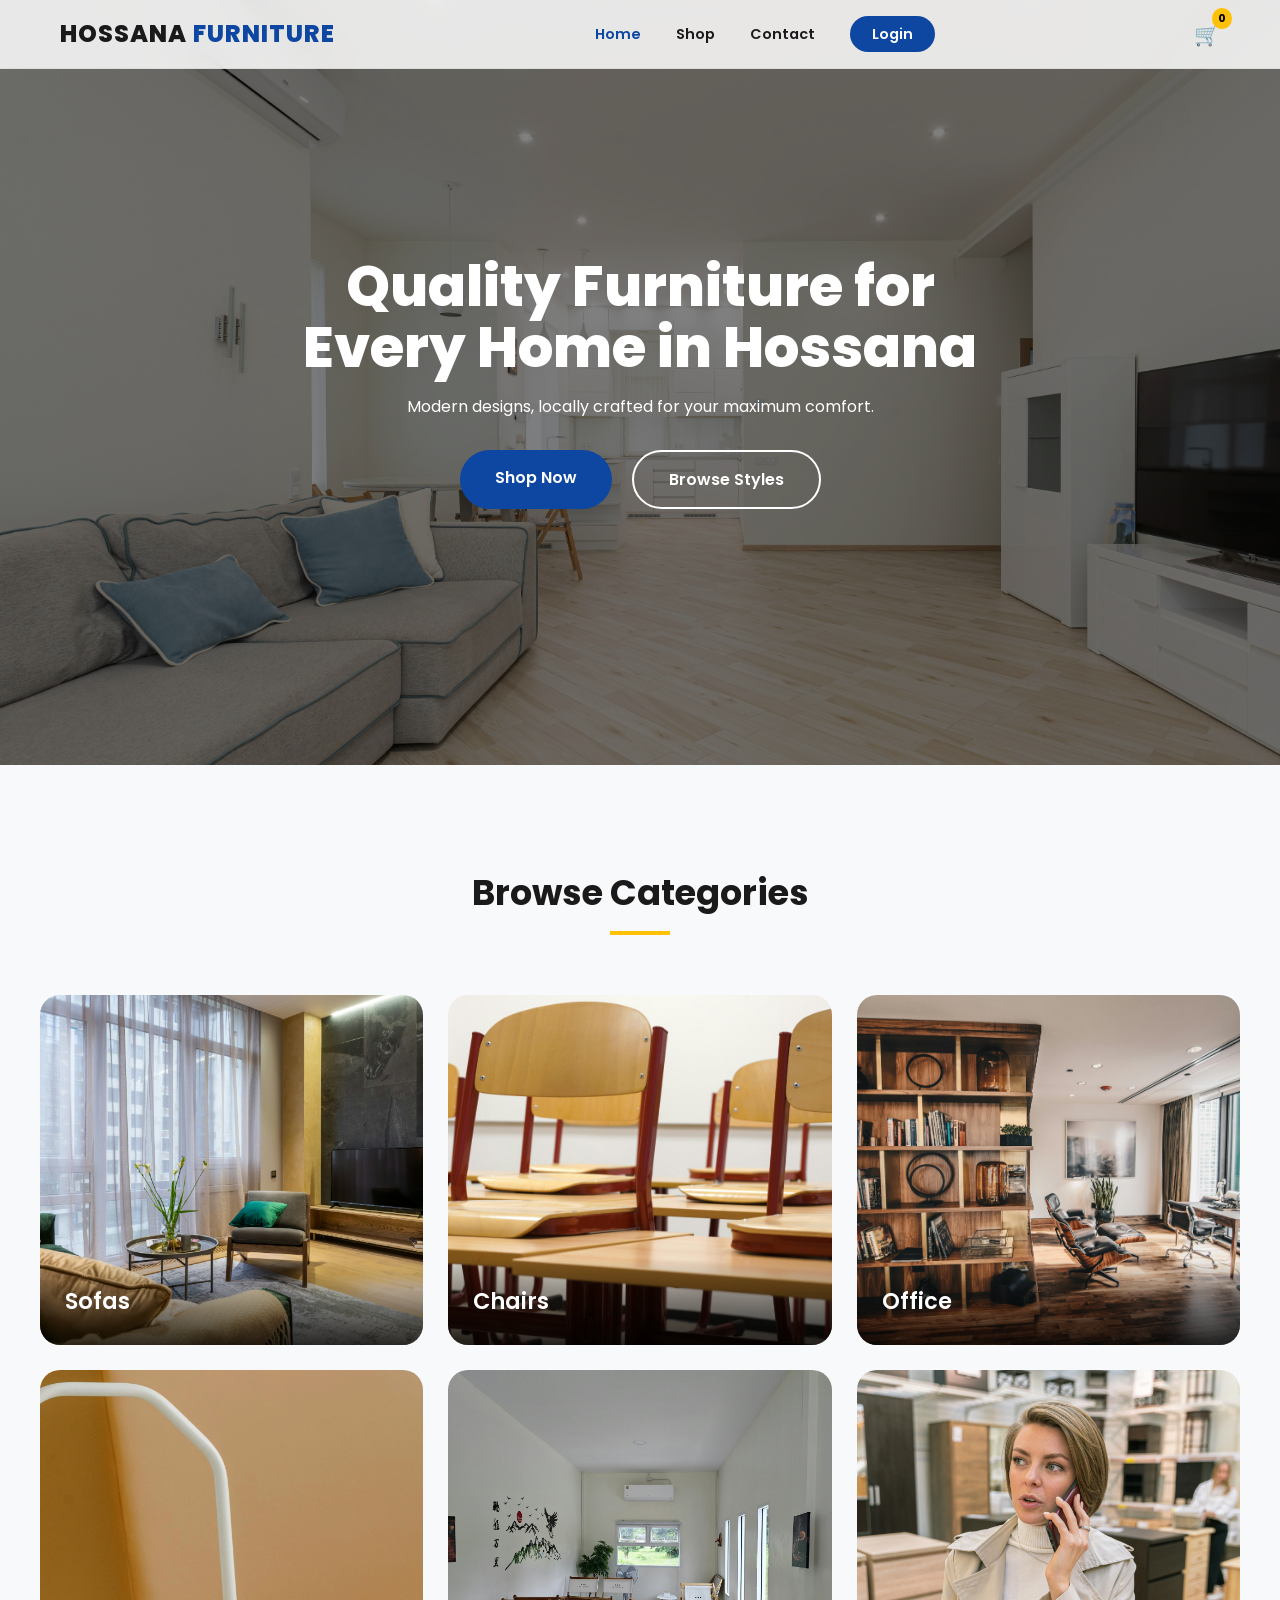
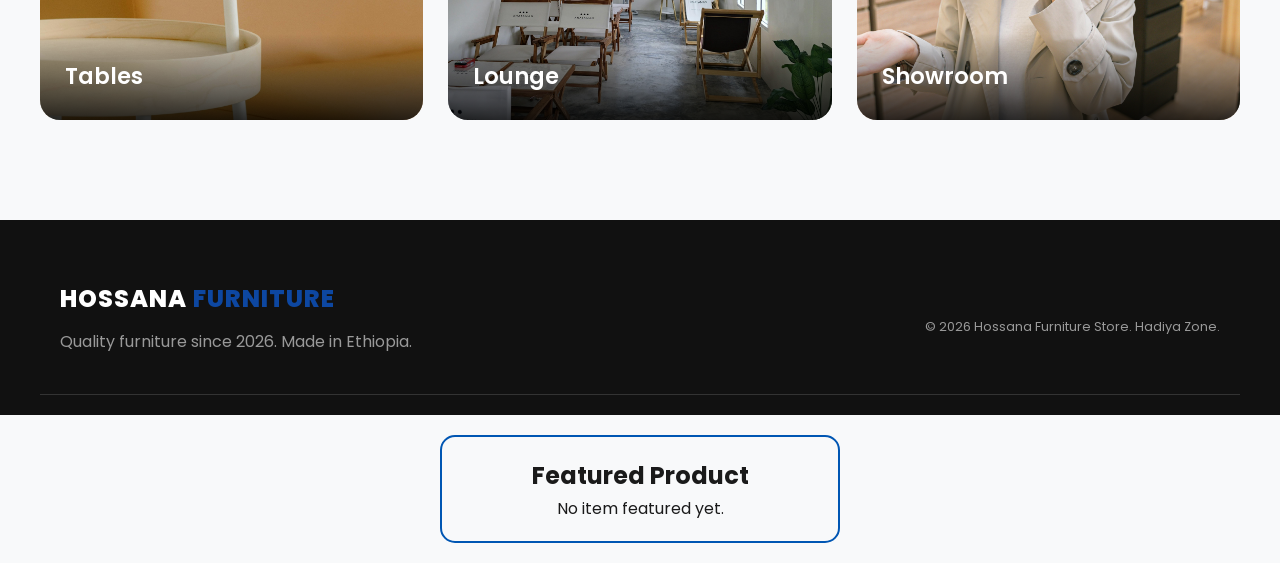
<file: index.html>
<!DOCTYPE html>
<html lang="en">
<head>
    <meta charset="UTF-8">
    <meta name="viewport" content="width=device-width, initial-scale=1.0">
    <title>Hossana Furniture | Quality for Every Home</title>
    <link href="https://fonts.googleapis.com/css2?family=Poppins:wght@300;400;600;800&display=swap" rel="stylesheet">
    <link rel="stylesheet" href="css/index.css">
</head>
<body>

    <nav class="navbar">
        <div class="container nav-flex">
            <div class="logo">Hossana <span>Furniture</span></div>
            <ul class="nav-links">
                <li><a href="index.html" class="active">Home</a></li>
                <li><a href="shop.html">Shop</a></li>
                <li><a href="contact.html">Contact</a></li>
                <li><a href="login.html" class="nav-login">Login</a></li>
            </ul>
            <div class="nav-right">
                <div class="cart-icon" onclick="toggleCart()">
                    <span class="icon">🛒</span>
                    <span id="cart-count">0</span>
                </div>
            </div>
        </div>
    </nav>

    <header class="hero">
        <div class="hero-overlay"></div>
        <div class="hero-content">
            <h1>Quality Furniture for Every Home in Hossana</h1>
            <p>Modern designs, locally crafted for your maximum comfort.</p>
            <div class="hero-btns">
                <a href="shop.html" class="btn-primary">Shop Now</a>
                <a href="#categories" class="btn-outline">Browse Styles</a>
            </div>
        </div>
    </header>

    <section id="categories" class="categories container">
        <div class="section-title">
            <h2>Browse Categories</h2>
            <div class="underline"></div>
        </div>
        
        <div class="category-grid">
            <div class="cat-card" style="background-image: url('image/fike19.jpg');">
                <div class="cat-overlay">
                    <button class="quick-add" onclick="addToCart('Sofa', '18500')">＋ Add to Cart</button>
                </div>
                <div class="cat-label">Sofas</div>
            </div>

            <div class="cat-card" style="background-image: url('image/fike12.jpg');">
                <div class="cat-overlay">
                    <button class="quick-add" onclick="addToCart('Chair', '4500')">＋ Add to Cart</button>
                </div>
                
                <div class="cat-label">Chairs</div>
            </div>

            <div class="cat-card" style="background-image: url('image/fike13.jpg');">
                <div class="cat-overlay">
                    <button class="quick-add" onclick="addToCart('Office Desk', '12000')">＋ Add to Cart</button>
                </div>
                <div class="cat-label">Office</div>
            </div>

            <div class="cat-card" style="background-image: url('image/fike14.jpg');">
                <div class="cat-overlay">
                    <button class="quick-add" onclick="addToCart('Dining Table', '9500')">＋ Add to Cart</button>
                </div>
                <div class="cat-label">Tables</div>
            </div>

            <div class="cat-card" style="background-image: url('image/fike16.jpg');">
                <div class="cat-overlay">
                    <button class="quick-add" onclick="addToCart('Lounge Chair', '7200')">＋ Add to Cart</button>
                </div>
                <div class="cat-label">Lounge</div>
            </div>

            <div class="cat-card" style="background-image: url('image/fike17.jpg');">
                <div class="cat-overlay">
                    <button class="quick-add" onclick="addToCart('Showroom Piece', '15000')">＋ Add to Cart</button>
                </div>
                <div class="cat-label">Showroom</div>
            </div>
        </div>
    </section>

    <footer>
        <div class="container footer-content">
            <div class="footer-info">
                <div class="logo">Hossana <span>Furniture</span></div>
                <p>Quality furniture since 2026. Made in Ethiopia.</p>
            </div>
            <p class="copyright">&copy; 2026 Hossana Furniture Store. Hadiya Zone.</p>
        </div>
    </footer>


    <div id="promo-display" style="padding: 20px; border: 2px solid #0056b3; border-radius: 15px; text-align: center; max-width: 400px; margin: 20px auto;">
    <h2>Featured Product</h2>
    <div id="feat-content">
        <p>No item featured yet.</p>
    </div>
</div>

<script>
    function loadPromotion() {
        const img = localStorage.getItem('feat_img');
        const name = localStorage.getItem('feat_name');
        const price = localStorage.getItem('feat_price');

        if(img) {
            document.getElementById('feat-content').innerHTML = `
                <img src="${img}" style="width: 100%; border-radius: 10px;">
                <h3>${name}</h3>
                <p style="color: #d4af37; font-weight: bold;">${price} ETB</p>
            `;
        }
    }
    window.onload = loadPromotion;
</script>
    <script src="js/index.js"></script>
</body>
</html>
</file>
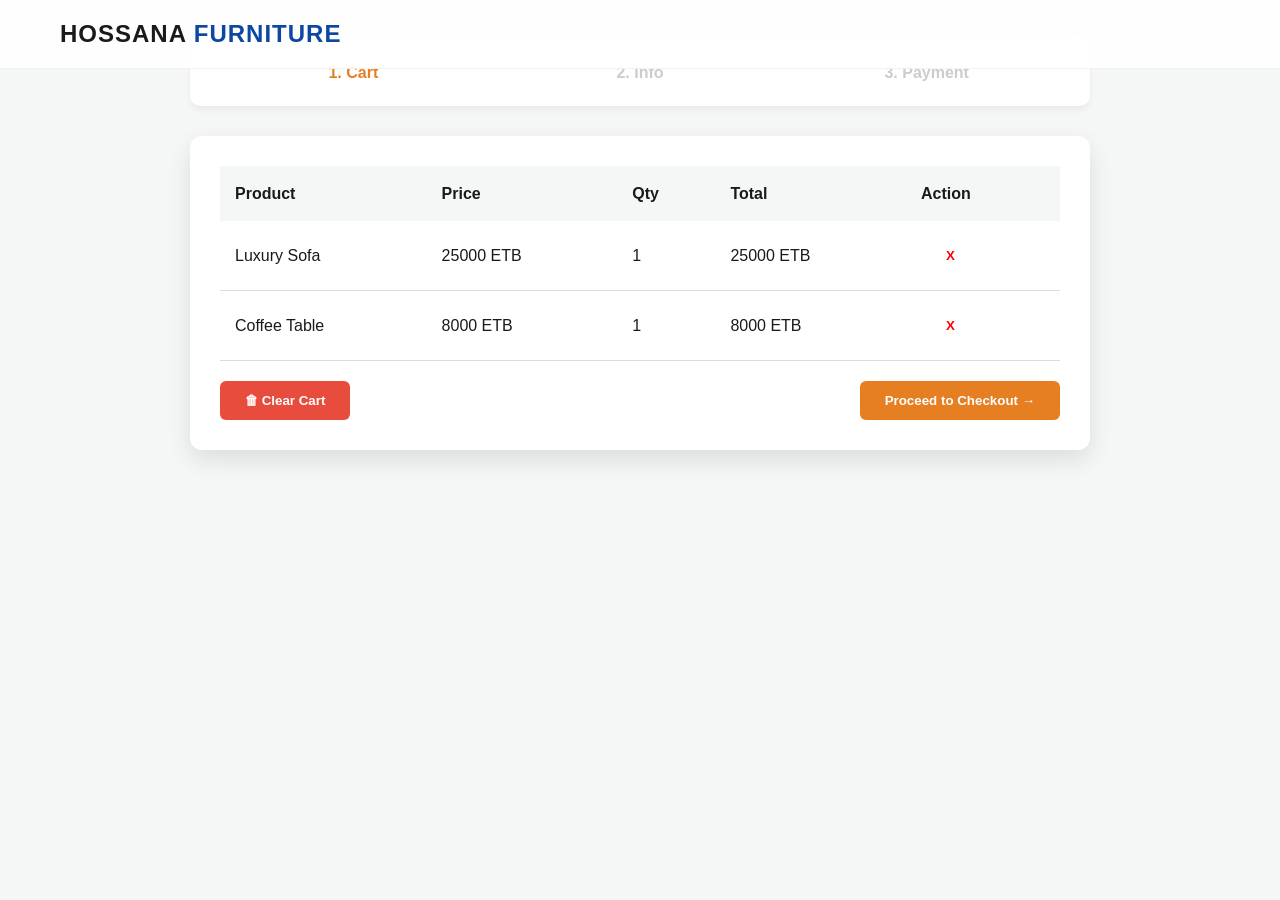
<file: cart.html>
<!DOCTYPE html>
<html lang="en">
<head>
    <meta charset="UTF-8">
    <meta name="viewport" content="width=device-width, initial-scale=1.0">
    <title>Checkout | Hossana Furniture</title>
    <link rel="stylesheet" href="css/index.css">
    <link rel="stylesheet" href="css/cart.css">
</head>
<body>

    <nav class="navbar">
        <div class="container nav-flex">
            <div class="logo">Hossana <span>Furniture</span></div>
        </div>
    </nav>

    <main class="container checkout-wrapper">
        <div class="step-progress">
            <div class="step active" id="step1">1. Cart</div>
            <div class="step" id="step2">2. Info</div>
            <div class="step" id="step3">3. Payment</div>
        </div>

        <section id="cart-section" class="checkout-step">
            <div class="cart-card">
                <table class="cart-table">
                    <thead>
                        <tr>
                            <th>Product</th>
                            <th>Price</th>
                            <th>Qty</th>
                            <th>Total</th>
                            <th>Action</th>
                        </tr>
                    </thead>
                    <tbody id="cart-table-body"></tbody>
                </table>
                <div class="cart-actions">
                    <button class="btn-clear" onclick="clearCart()">🗑 Clear Cart</button>
                    <button class="btn-next" onclick="showSection('info-section')">Proceed to Checkout →</button>
                </div>
            </div>
        </section>

        <section id="info-section" class="checkout-step" style="display:none;">
            <div class="form-card">
                <h2>Shipping Information</h2>
                <div class="form-grid">
                    <input type="text" id="cust-name" placeholder="Full Name" required>
                    <input type="tel" id="cust-phone" placeholder="Phone Number (+251...)" required>
                    <input type="text">
                    <input type="text" id="cust-address" placeholder="Specific Area (e.g., Near Stadium)" required>
                </div>
                <div class="cart-actions">
                    <button class="btn-back" onclick="showSection('cart-section')">Back</button>
                    <button class="btn-next" onclick="showSection('payment-section')">Next: Payment</button>
                </div>
            </div>
        </section>

        <section id="payment-section" class="checkout-step" style="display:none;">
            <div class="form-card">
                <h2>Select Payment Method</h2>
                <div class="payment-options">
                    <label class="pay-option">
                        <input type="radio" name="payment" value="Cash on Delivery" checked>
                        <span>💵 Cash on Delivery</span>
                    </label>
                    <label class="pay-option">
                        <input type="radio" name="payment" value="Telebirr">
                        <span>📱 Telebirr</span>
                    </label>
                    <label class="pay-option">
                        <input type="radio" name="payment" value="CBE Birr">
                        <span>🏦 CBE Birr</span>
                    </label>
                </div>
                
                <div class="upload-area">
                    <p>Upload Payment Screenshot (For Telebirr/CBE):</p>
                    <input type="file" id="payment-screenshot" accept="image/*">
                </div>

                <div class="cart-actions">
                    <button class="btn-back" onclick="showSection('info-section')">Back</button>
                    <button class="btn-order" onclick="placeOrder()">Place Order & View Details</button>
                </div>
            </div>
        </section>

        <div id="success-modal" class="modal" style="display:none;">
            <div class="modal-content">
                <div class="success-icon">✅</div>
                <h2>Order Successful!</h2>
                <p>Thank you for shopping with Hossana Furniture.</p>
                <div id="order-summary-details" class="final-details"></div>
                <button onclick="window.location.href='index.html'" class="btn-next">Back to Home</button>
            </div>
        </div>
    </main>

    <script src="js/cart.js"></script>
</body>
</html>
</file>
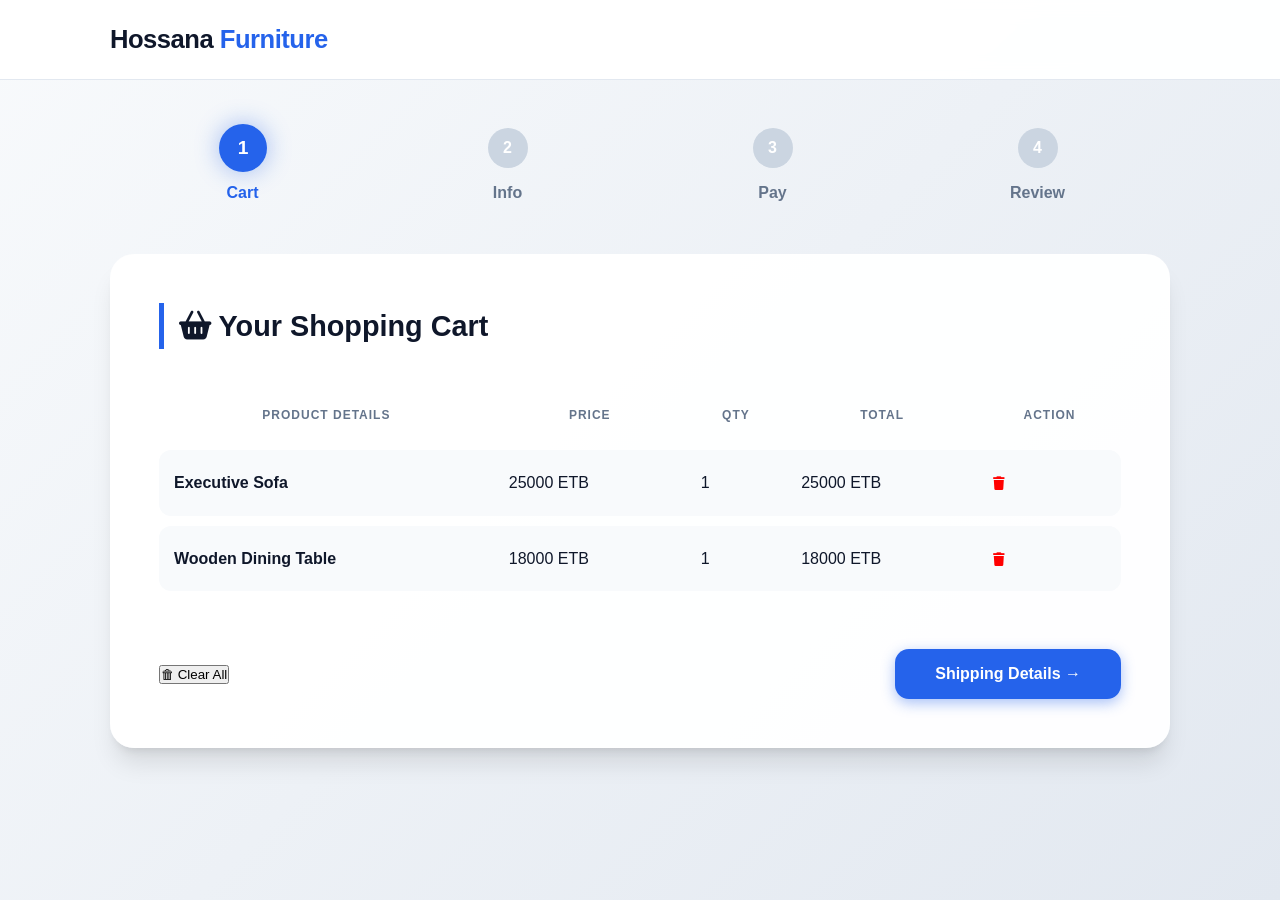
<file: checkout.html>
<!DOCTYPE html>
<html lang="en">
<head>
    <meta charset="UTF-8">
    <meta name="viewport" content="width=device-width, initial-scale=1.0">
    <title>Checkout | Hossana Furniture</title>
    <link rel="stylesheet" href="css/chackout.css">
    <link rel="stylesheet" href="https://cdnjs.cloudflare.com/ajax/libs/font-awesome/6.0.0/css/all.min.css">
</head>
<body>

    <nav class="navbar">
        <div class="container nav-flex">
            <div class="logo">Hossana <span>Furniture</span></div>
        </div>
    </nav>

    <main class="container checkout-wrapper">
        <div class="step-progress">
            <div class="step active" id="st1"><span>1</span> Cart</div>
            <div class="step" id="st2"><span>2</span> Info</div>
            <div class="step" id="st3"><span>3</span> Pay</div>
            <div class="step" id="st4"><span>4</span> Review</div>
        </div>

        <section id="cart-section" class="checkout-step">
            <div class="glass-card">
                <h2 class="section-title"><i class="fas fa-shopping-basket"></i> Your Shopping Cart</h2>
                <div class="table-responsive">
                    <table class="cart-table">
                        <thead>
                            <tr>
                                <th>Product Details</th>
                                <th>Price</th>
                                <th>Qty</th>
                                <th>Total</th>
                                <th>Action</th>
                            </tr>
                        </thead>
                        <tbody id="cart-table-body">
                            </tbody>
                    </table>
                </div>
                <div class="cart-actions">
                    <button class="btn-clear" onclick="clearCart()">🗑 Clear All</button>
                    <button class="btn-primary" onclick="showSection('info-section')">Shipping Details →</button>
                </div>
            </div>
        </section>

        <section id="info-section" class="checkout-step" style="display:none;">
            <div class="glass-card">
                <h2 class="section-title"><i class="fas fa-map-marker-alt"></i> Shipping Address</h2>
                <div class="form-grid">
                    <div class="input-group full">
                        <label>Full Name</label>
                        <input type="text" id="cust-name" placeholder="John Doe">
                    </div>
                    <div class="input-group">
                        <label>Phone Number</label>
                        <input type="tel" id="cust-phone" placeholder="+251 9...">
                    </div>
                    <div class="input-group">
                        <label>Select Region</label>
                        <select id="cust-region">
                            <option value="Addis Ababa">Amahara</option>
                            <option value="Central Ethiopia">Central Ethiopia</option>
                            <option value="Amhara">South western</option>
                            <option value="Oromia">Oromia</option>
                            <option value="Harari">Harari</option>
                            <option value="Harari">Harari</option>
                            <option value="Harari">Harari</option>
                            <option value="Harari">Harari</option>
                        </select>
                    </div>
                    <div class="input-group">
                        <label>City</label>
                        <input type="text" id="cust-city" placeholder="e.g. Hossana">
                    </div>
                    <div class="input-group">
                        <label>House No.</label>
                        <input type="text" id="cust-hno" placeholder="e.g. 102">
                    </div>
                    <div class="input-group full">
                        <label>Specific Address / Landmark</label>
                        <input type="text" id="cust-address" placeholder="Near the main Square">
                    </div>
                </div>
                <div class="cart-actions">
                    <button class="btn-secondary" onclick="showSection('cart-section')">Back</button>
                    <button class="btn-primary" onclick="showSection('payment-section')">Payment Method →</button>
                </div>
            </div>
        </section>

        <section id="payment-section" class="checkout-step" style="display:none;">
    <div class="glass-card">
        <h2 class="section-title"><i class="fas fa-wallet"></i> Payment Method</h2>
        <div class="payment-grid">
            
            <label class="pay-card">
                <input type="radio" name="payment" value="Cash on Delivery" checked>
                <div class="pay-content">
                    <i class="fas fa-hand-holding-dollar"></i>
                    <span>Cash on Delivery</span>
                    <div class="check-badge"><i class="fas fa-check"></i></div>
                </div>
            </label>

            <label class="pay-card">
                <input type="radio" name="payment" value="Telebirr">
                <div class="pay-content">
                    <i class="fas fa-mobile-screen"></i>
                    <span>Telebirr</span>
                    <div class="check-badge"><i class="fas fa-check"></i></div>
                </div>
            </label>

            <label class="pay-card">
                <input type="radio" name="payment" value="CBE Birr">
                <div class="pay-content">
                    <i class="fas fa-building-columns"></i>
                    <span>CBE Birr</span>
                    <div class="check-badge"><i class="fas fa-check"></i></div>
                </div>
            </label>
        </div>
        
        <div class="cart-actions">
            <button class="btn-secondary" onclick="showSection('info-section')">Back</button>
            <button class="btn-primary" onclick="showSection('review-section')">Final Review →</button>
        </div>
    </div>
</section>

        <section id="review-section" class="checkout-step" style="display:none;">
            <div class="glass-card">
                <h2 class="section-title"><i class="fas fa-check-double"></i> Order Confirmation</h2>
                <div class="review-layout">
                    <div class="rev-col">
                        <div class="info-box">
                            <h4>Customer</h4>
                            <p id="rev-name">--</p>
                            <p id="rev-phone">--</p>
                        </div>
                        <div class="info-box">
                            <h4>Shipping To</h4>
                            <p id="rev-location">--</p>
                            <p id="rev-addr">--</p>
                        </div>
                        <div class="info-box">
                            <h4>Payment Method</h4>
                            <p id="rev-pay">--</p>
                        </div>
                    </div>
                    <div class="rev-col order-summary">
                        <h4 class="sum-title">Summary</h4>
                        <div id="rev-items"></div>
                        <div class="total-row">
                            <span>Total Payable:</span>
                            <span id="rev-total">0 ETB</span>
                        </div>
                    </div>
                </div>
                <div class="cart-actions">
                    <button class="btn-secondary" onclick="showSection('payment-section')">Edit Payment</button>
                    <button class="btn-order" onclick="placeOrder()">Confirm & Place Order</button>
                </div>
            </div>
        </section>

        <div id="success-modal" class="modal" style="display:none;">
            <div class="modal-content">
                <div class="success-header">
                    <div class="check-anim"><i class="fas fa-circle-check"></i></div>
                    <h2>Order Successful!</h2>
                    <p>Transaction ID: #HF-<span id="final-order-id"></span></p>
                </div>
                <div id="final-receipt" class="receipt-body"></div>
                <div class="modal-footer">
                    <button onclick="window.print()" class="btn-print"><i class="fas fa-print"></i> Print Receipt</button>
                    <button onclick="window.location.href='index.html'" class="btn-primary">Back to Home</button>
                </div>
            </div>
        </div>
    </main>

    <script src="js/checkout.js"></script>
</body>
</html>
</file>
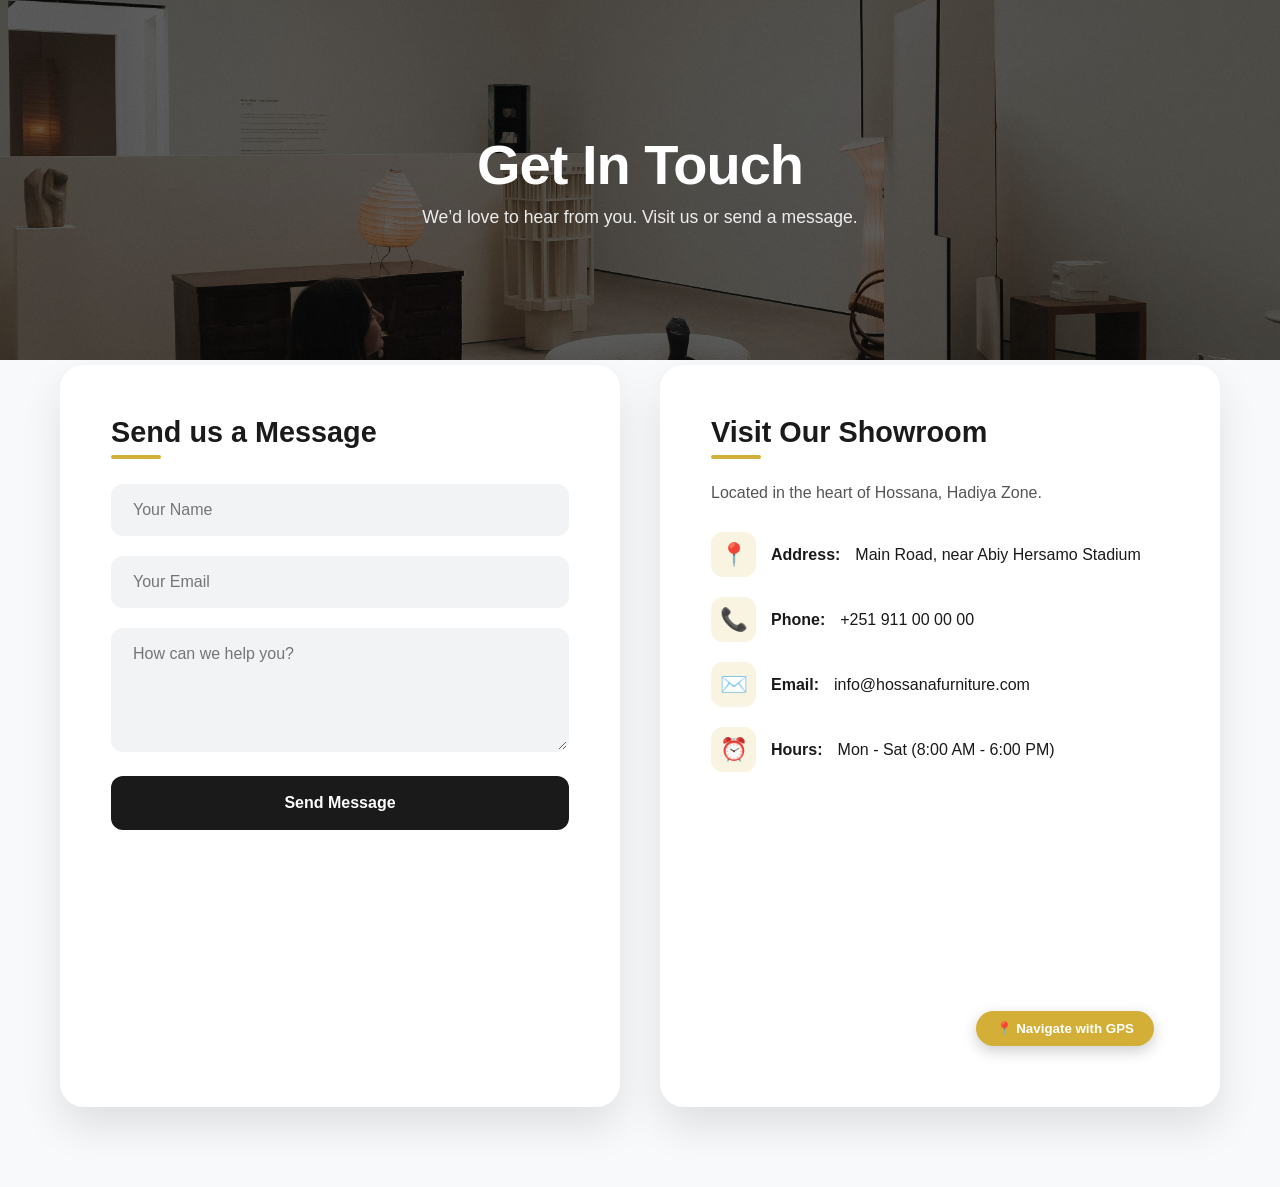
<file: contact.html>
<!DOCTYPE html>
<html lang="en">
<head>
    <meta charset="UTF-8">
    <meta name="viewport" content="width=device-width, initial-scale=1.0">
    <title>Contact Us | Hossana Furniture</title>
    
    <link rel="stylesheet" href="css/contact.css">
</head>
<body>

    <header class="contact-hero">
        <div class="hero-content">
            <h1>Get In Touch</h1>
            <p>We’d love to hear from you. Visit us or send a message.</p>
        </div>
    </header>

    <main class="container">
        <section class="contact-grid">
            
            <div class="contact-form-side">
                <div class="info-card">
                    <h2>Send us a Message</h2>
                    <form id="contactForm" onsubmit="handleContact(event)">
                        <div class="input-group">
                            <input type="text" id="name" placeholder="Your Name" required>
                        </div>
                        <div class="input-group">
                            <input type="email" id="email" placeholder="Your Email" required>
                        </div>
                        <div class="input-group">
                            <textarea id="message" rows="5" placeholder="How can we help you?" required></textarea>
                        </div>
                        <button type="submit" class="btn-send">Send Message</button>
                    </form>
                </div>
            </div>

            <div class="contact-info-side">
                <div class="info-card">
                    <h2>Visit Our Showroom</h2>
                    <p class="loc-desc">Located in the heart of Hossana, Hadiya Zone.</p>
                    
                    <ul class="contact-list">
                        <li><span class="icon">📍</span> <strong>Address:</strong> Main Road, near Abiy Hersamo Stadium</li>
                        <li><span class="icon">📞</span> <strong>Phone:</strong> +251 911 00 00 00</li>
                        <li><span class="icon">✉️</span> <strong>Email:</strong> info@hossanafurniture.com</li>
                        <li><span class="icon">⏰</span> <strong>Hours:</strong> Mon - Sat (8:00 AM - 6:00 PM)</li>
                    </ul>

                    <div class="map-box">
                        <iframe 
                            src="https://www.google.com/maps/embed?pb=!1m18!1m12!1m3!1d3957.5!2d37.8!3d7.5!2m3!1f0!2f0!3f0!3m2!1i1024!2i768!4f13.1!3m3!1m2!1s0x0%3A0x0!2zN8KwMzAnMDAuMCJOIDM3wrA0OCcwMC4wIkU!5e0!3m2!1sen!2set!4v1710000000000" 
                            width="100%" height="250" style="border:0; border-radius: 15px;" allowfullscreen="" loading="lazy">
                        </iframe>
                        <button onclick="getLocation()" class="gps-btn">📍 Navigate with GPS</button>
                    </div>
                </div>
            </div>

        </section>
    </main>

    <script src="js/contact.js"></script>
</body>
</html>
</file>
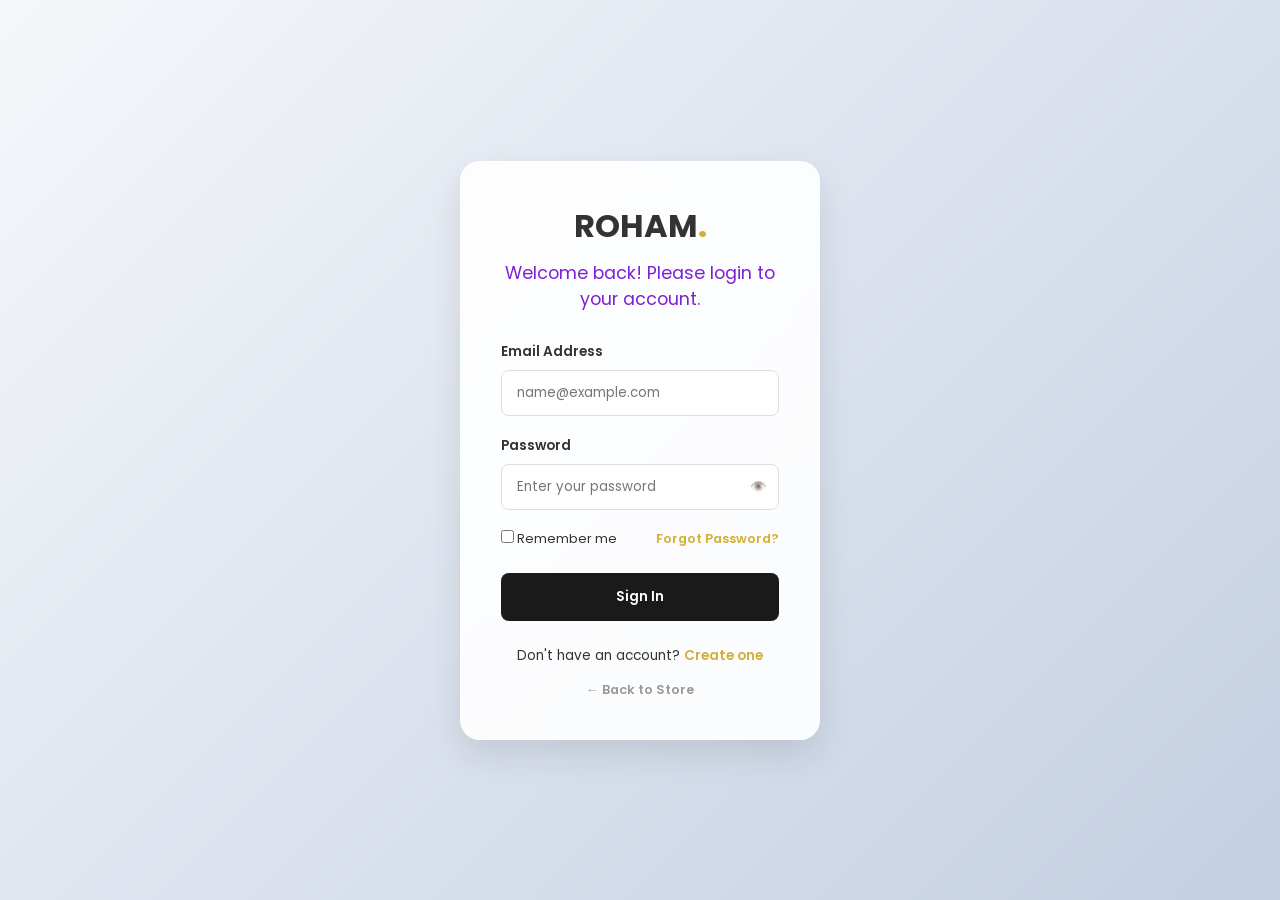
<file: login.html>
<!DOCTYPE html>
<html lang="en">
<head>
    <meta charset="UTF-8">
    <meta name="viewport" content="width=device-width, initial-scale=1.0">
    <title>ROHAM Furniture</title>
    <link rel="stylesheet" href="css/login.css">
    <link href="https://fonts.googleapis.com/css2?family=Poppins:wght@300;400;600&display=swap" rel="stylesheet">
</head>
<body>

    <div class="login-container">
        <div class="login-card">
            <div class="login-header">
                <h1 class="logo">ROHAM<span>.</span></h1>
                <p>Welcome back! Please login to your account.</p>
            </div>

            <form id="loginForm">
                <div class="input-group">
                    <label for="email">Email Address</label>
                    <input type="email" id="email" placeholder="name@example.com" required>
                </div>

                <div class="input-group">
                    <label for="password">Password</label>
                    <div class="password-wrapper">
                        <input type="password" id="password" placeholder="Enter your password" required>
                        <button type="button" id="togglePassword" class="toggle-btn">👁️</button>
                    </div>
                </div>

                <div class="form-options">
                    <label class="remember-me">
                        <input type="checkbox"> Remember me
                    </label>
                    <a href="#" class="forgot-link">Forgot Password?</a>
                </div>

                <button type="submit" class="login-btn">Sign In</button>
            </form>

            <div class="login-footer">
                <p>Don't have an account? <a href="register.html">Create one</a></p>
                <a href="index.html" class="back-home">← Back to Store</a>
            </div>
        </div>
    </div>

    <script src="js/login.js"></script>
</body>
</html>
</file>
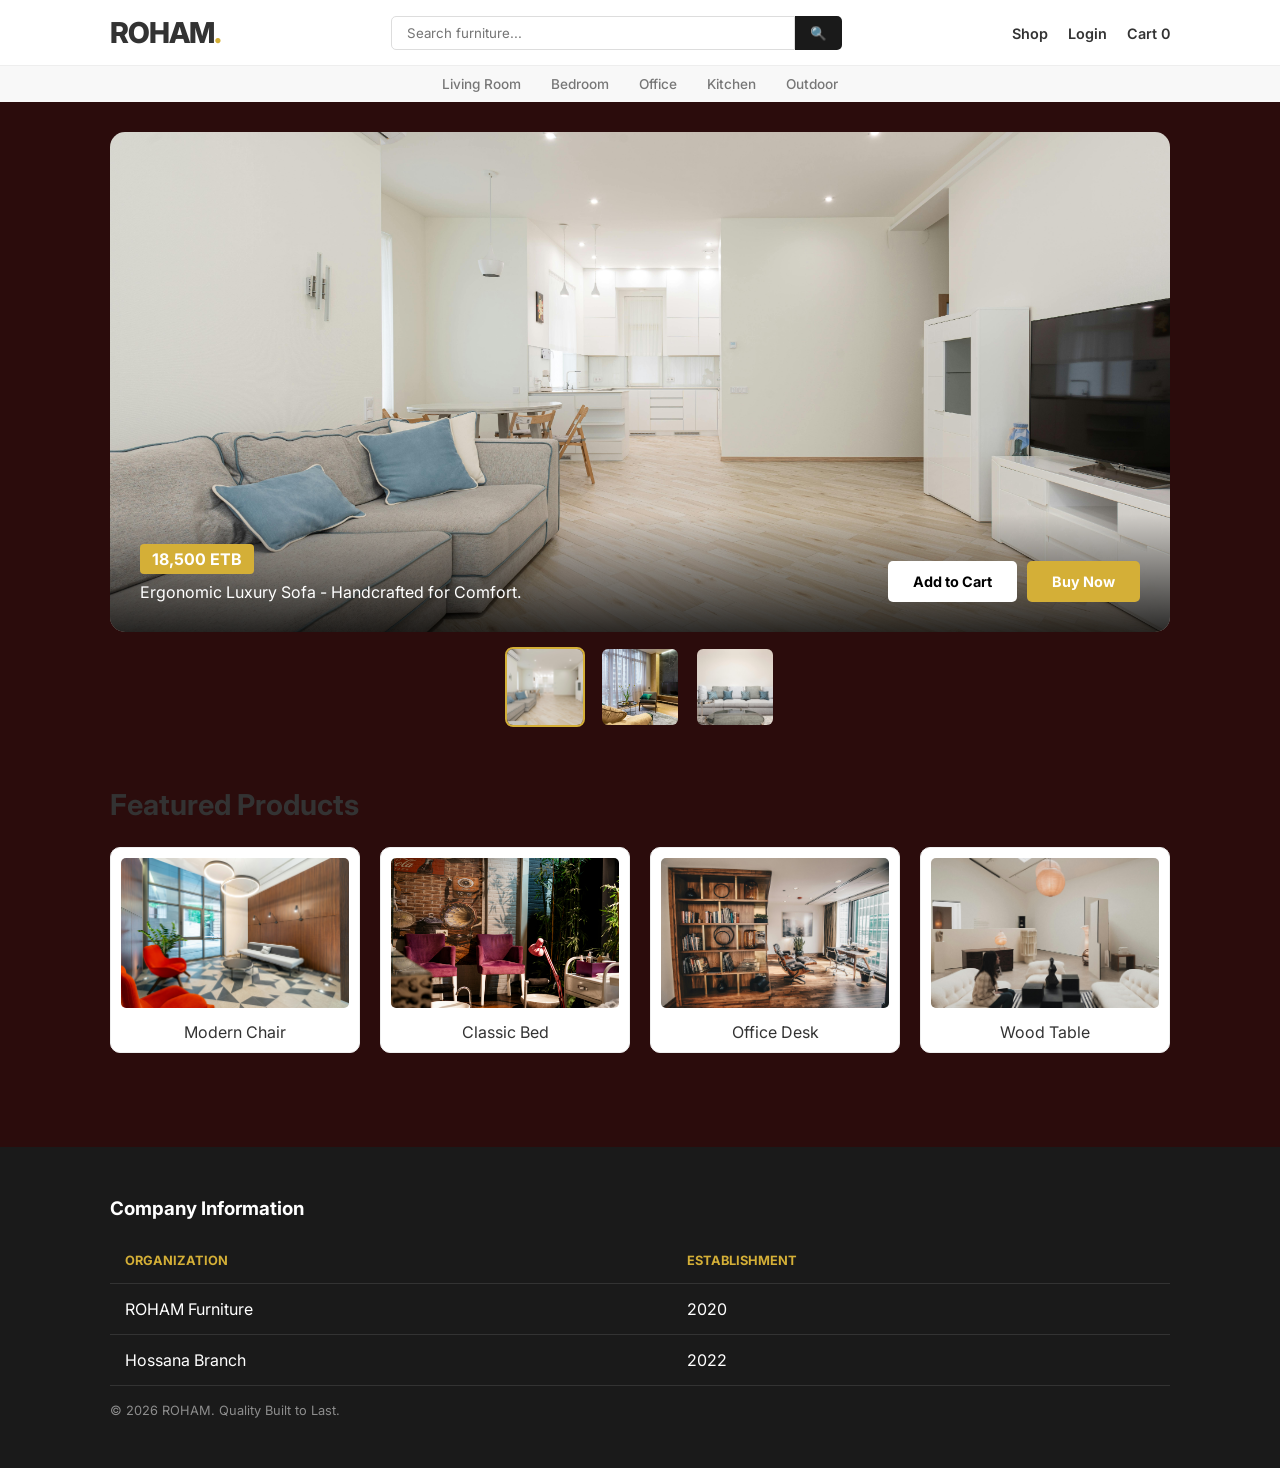
<file: product.html>
<!DOCTYPE html>
<html lang="en">
<head>
    <meta charset="UTF-8">
    <meta name="viewport" content="width=device-width, initial-scale=1.0">
    <title>ROHAM | Premium Furniture</title>
    <link rel="stylesheet" href="css/product.css">
    <link href="https://fonts.googleapis.com/css2?family=Inter:wght@300;400;600;700&display=swap" rel="stylesheet">
</head>
<body>

    <nav class="navbar">
        <div class="container nav-flex">
            <div class="logo">ROHAM<span>.</span></div>
            
            <div class="search-bar">
                <input type="text" placeholder="Search furniture...">
                <button>🔍</button>
            </div>

            <ul class="nav-links">
                <li><a href="shop.html">Shop</a></li>
                <li><a href="login.html">Login</a></li>
                <li class="cart-link">
                    <a href="cart.html">Cart <span id="cart-count">0</span></a>
                </li>
            </ul>
        </div>
    </nav>

    <div class="category-strip">
        <div class="container cat-flex">
            <a href="#">Living Room</a>
            <a href="#">Bedroom</a>
            <a href="#">Office</a>
            <a href="#">Kitchen</a>
            <a href="#">Outdoor</a>
        </div>
    </div>

    <main class="container product-main">
        <div class="product-stage">
            <div class="image-wrapper">
                <img id="mainImage" src="image/fike18.jpg" alt="Featured Product">
                
                <div class="image-overlay">
                    <div class="overlay-details">
                        <span class="price-tag">18,500 ETB</span>
                        <p class="img-desc">Ergonomic Luxury Sofa - Handcrafted for Comfort.</p>
                    </div>
                    <div class="overlay-btns">
                        <a href="cart.html" class="btn-overlay cart" onclick="addToCart()">Add to Cart</a>
                        <a href="shop.html" class="btn-overlay buy">Buy Now</a>
                    </div>
                </div>
            </div>

            <div class="thumb-strip">
                <img src="image/fike18.jpg" class="thumb active" onclick="updateImg(this)">
                <img src="image/fike19.jpg" class="thumb" onclick="updateImg(this)">
                <img src="image/fike20.jpg" class="thumb" onclick="updateImg(this)">
            </div>
        </div>

        <section class="featured-section">
            <h2>Featured Products</h2>
            <div class="product-grid">
                <div class="prod-card"><img src="image/fike21.jpg"><p>Modern Chair</p></div>
                <div class="prod-card"><img src="image/fike22.jpg"><p>Classic Bed</p></div>
                <div class="prod-card"><img src="image/fike13.jpg"><p>Office Desk</p></div>
                <div class="prod-card"><img src="image/fike15.jpg"><p>Wood Table</p></div>
            </div>
        </section>
    </main>

    <footer class="footer">
        <div class="container">
            <h3>Company Information</h3>
            <table class="footer-table">
                <tr>
                    <th>Organization</th>
                    <th>Establishment</th>
                
                </tr>
                <tr>
                    <td>ROHAM Furniture</td>
                    <td>2020</td>
                
                </tr>
                <tr>
                    <td>Hossana Branch</td>
                    <td>2022</td>
                    
                </tr>
                
            </table>
            <p class="copy">&copy; 2026 ROHAM. Quality Built to Last.</p>
        </div>
    </footer>

    <script src="js/product.js"></script>
</body>
</html>
</file>
<file: css/index.css>
/* --- Variables & Globals --- */
:root {
    --primary: #0d47a1;
    --gold: #ffc107;
    --dark: #1a1a1a;
    --light: #f8f9fa;
    --white: #ffffff;
    --glass: rgba(255, 255, 255, 0.85);
    --transition: all 0.4s cubic-bezier(0.165, 0.84, 0.44, 1);
}

* {
    margin: 0;
    padding: 0;
    box-sizing: border-box;
}

body {
    font-family: 'Poppins', sans-serif;
    line-height: 1.6;
    background-color: var(--light);
    color: var(--dark);
}

.container {
    max-width: 1200px;
    margin: 0 auto;
    padding: 0 20px;
}

/* --- Improved Navbar --- */
.navbar {
    position: fixed;
    width: 100%;
    top: 0;
    z-index: 1000;
    background: var(--glass);
    backdrop-filter: blur(10px);
    border-bottom: 1px solid rgba(0,0,0,0.05);
    padding: 15px 0;
}

.nav-flex {
    display: flex;
    justify-content: space-between;
    align-items: center;
}

.logo {
    font-size: 1.5rem;
    font-weight: 800;
    text-transform: uppercase;
    letter-spacing: 1px;
}

.logo span { color: var(--primary); }

.nav-links {
    display: flex;
    list-style: none;
    gap: 35px;
}

.nav-links a {
    text-decoration: none;
    color: var(--dark);
    font-weight: 600;
    font-size: 0.9rem;
    transition: var(--transition);
}

.nav-links a:hover, .nav-links a.active {
    color: var(--primary);
}

.nav-login {
    background: var(--primary);
    color: white !important;
    padding: 8px 22px;
    border-radius: 50px;
}

.cart-icon {
    font-size: 1.3rem;
    cursor: pointer;
    position: relative;
}

#cart-count {
    position: absolute;
    top: -10px;
    right: -12px;
    background: var(--gold);
    color: #000;
    font-size: 0.7rem;
    font-weight: bold;
    padding: 2px 6px;
    border-radius: 50%;
}

/* --- Hero Section --- */
.hero {
    height: 85vh;
    background: url('../image/fike18.jpg') center/cover no-repeat fixed;
    display: flex;
    align-items: center;
    justify-content: center;
    text-align: center;
    color: white;
    position: relative;
}

.hero-overlay {
    position: absolute;
    inset: 0;
    background: rgba(0,0,0,0.5);
}

.hero-content {
    position: relative;
    z-index: 5;
    max-width: 700px;
}

.hero-content h1 {
    font-size: 3.5rem;
    font-weight: 800;
    margin-bottom: 15px;
    line-height: 1.1;
}

.hero-btns {
    display: flex;
    gap: 20px;
    justify-content: center;
    margin-top: 30px;
}

.btn-primary {
    background: var(--primary);
    color: white;
    padding: 15px 35px;
    border-radius: 50px;
    text-decoration: none;
    font-weight: 600;
    transition: var(--transition);
}

.btn-outline {
    border: 2px solid white;
    color: white;
    padding: 15px 35px;
    border-radius: 50px;
    text-decoration: none;
    font-weight: 600;
    transition: var(--transition);
}

.btn-primary:hover { transform: scale(1.05); background: #0a3d8d; }
.btn-outline:hover { background: white; color: var(--dark); }

/* --- Categories Grid --- */
.categories { padding: 100px 0; }
.section-title { text-align: center; margin-bottom: 60px; }
.section-title h2 { font-size: 2.2rem; margin-bottom: 10px; }
.underline { width: 60px; height: 4px; background: var(--gold); margin: 0 auto; }

.category-grid {
    display: grid;
    grid-template-columns: repeat(auto-fit, minmax(300px, 1fr));
    gap: 25px;
}

.cat-card {
    height: 350px;
    border-radius: 20px;
    background-size: cover;
    background-position: center;
    position: relative;
    overflow: hidden;
    transition: var(--transition);
    cursor: pointer;
}

.cat-overlay {
    position: absolute;
    inset: 0;
    background: rgba(13, 71, 161, 0.4);
    display: flex;
    align-items: center;
    justify-content: center;
    opacity: 0;
    transition: var(--transition);
}

.cat-card:hover .cat-overlay { opacity: 1; }

.quick-add {
    background: white;
    border: none;
    padding: 12px 25px;
    border-radius: 50px;
    font-weight: bold;
    color: var(--primary);
    cursor: pointer;
    transform: translateY(20px);
    transition: 0.4s;
}

.cat-card:hover .quick-add { transform: translateY(0); }

.cat-label {
    position: absolute;
    bottom: 0;
    width: 100%;
    padding: 25px;
    background: linear-gradient(transparent, rgba(0,0,0,0.8));
    color: white;
    font-size: 1.4rem;
    font-weight: 600;
}

/* --- Footer --- */
footer {
    background: #111;
    color: #999;
    padding: 60px 0 20px;
}

.footer-content {
    display: flex;
    justify-content: space-between;
    align-items: center;
    border-bottom: 1px solid #333;
    padding-bottom: 40px;
}

.footer-info .logo { color: white; margin-bottom: 10px; }
.copyright { margin-top: 20px; font-size: 0.8rem; text-align: center; }

/* Responsive */
@media (max-width: 768px) {
    .nav-links { display: none; }
    .hero-content h1 { font-size: 2.2rem; }
    .category-grid { grid-template-columns: 1fr; }
}
</file>
<file: css/cart.css>
/* General Checkout Styling */
:root {
    --primary-color: #2c3e50;
    --accent-color: #e67e22;
    --bg-color: #f4f7f6;
    --white: #ffffff;
    --border-color: #ddd;
}

body {
    background-color: var(--bg-color);
    font-family: 'Poppins', sans-serif;
}

.checkout-wrapper {
    padding: 40px 0;
    max-width: 900px;
}

/* Progress Steps */
.step-progress {
    display: flex;
    justify-content: space-between;
    margin-bottom: 30px;
    background: var(--white);
    padding: 20px;
    border-radius: 10px;
    box-shadow: 0 4px 6px rgba(0,0,0,0.05);
}

.step {
    flex: 1;
    text-align: center;
    font-weight: bold;
    color: #ccc;
    position: relative;
}

.step.active {
    color: var(--accent-color);
}

/* Cards */
.cart-card, .form-card {
    background: var(--white);
    padding: 30px;
    border-radius: 12px;
    box-shadow: 0 10px 25px rgba(0,0,0,0.1);
}

/* Table Styling */
.cart-table {
    width: 100%;
    border-collapse: collapse;
    margin-bottom: 20px;
}

.cart-table th {
    background: var(--bg-color);
    padding: 15px;
    text-align: left;
}

.cart-table td {
    padding: 15px;
    border-bottom: 1px solid var(--border-color);
}

/* Form Grid */
.form-grid {
    display: grid;
    grid-template-columns: 1fr 1fr;
    gap: 15px;
}

.form-grid input {
    width: 100%;
    padding: 12px;
    border: 1px solid var(--border-color);
    border-radius: 6px;
    outline: none;
}

.form-grid input:focus {
    border-color: var(--accent-color);
}

/* Buttons */
.cart-actions {
    display: flex;
    justify-content: space-between;
    margin-top: 20px;
}

button {
    padding: 12px 25px;
    border: none;
    border-radius: 6px;
    cursor: pointer;
    font-weight: bold;
    transition: 0.3s;
}

.btn-next, .btn-order {
    background-color: var(--accent-color);
    color: white;
}

.btn-clear {
    background-color: #e74c3c;
    color: white;
}

.btn-back {
    background-color: #95a5a6;
    color: white;
}

button:hover {
    opacity: 0.8;
}

/* Payment Options */
.payment-options {
    margin: 20px 0;
}

.pay-option {
    display: block;
    padding: 15px;
    border: 1px solid var(--border-color);
    margin-bottom: 10px;
    border-radius: 8px;
    cursor: pointer;
}

.upload-area {
    background: #fff8f0;
    padding: 15px;
    border: 1px dashed var(--accent-color);
    border-radius: 8px;
    margin-top: 15px;
}

/* Modal */
.modal {
    position: fixed;
    top: 0; left: 0;
    width: 100%; height: 100%;
    background: rgba(0,0,0,0.6);
    display: flex;
    justify-content: center;
    align-items: center;
    z-index: 1000;
}

.modal-content {
    background: white;
    padding: 40px;
    border-radius: 15px;
    text-align: center;
    max-width: 500px;
}

.final-details {
    text-align: left;
    background: #f9f9f9;
    padding: 15px;
    border-radius: 8px;
    margin: 20px 0;
}
</file>
<file: css/chackout.css>
/* --- High-End Design System --- */
:root {
    --primary: #2563eb;
    --primary-hover: #1d4ed8;
    --primary-soft: #eff6ff;
    --secondary: #64748b;
    --accent: #10b981;
    --danger: #ef4444;
    --bg-gradient: linear-gradient(135deg, #f8fafc 0%, #e2e8f0 100%);
    --glass: rgba(255, 255, 255, 0.95);
    --border: #e2e8f0;
    --text-dark: #0f172a;
    --shadow-sm: 0 1px 2px 0 rgb(0 0 0 / 0.05);
    --shadow-lg: 0 20px 25px -5px rgb(0 0 0 / 0.1), 0 8px 10px -6px rgb(0 0 0 / 0.1);
}

/* --- Global Resets --- */
* {
    margin: 0;
    padding: 0;
    box-sizing: border-box;
    font-family: 'Inter', -apple-system, sans-serif;
}

body {
    background: var(--bg-gradient);
    color: var(--text-dark);
    min-height: 100vh;
    line-height: 1.6;
}

.container {
    max-width: 1100px;
    margin: 0 auto;
    padding: 0 20px;
}

/* --- Navigation --- */
.navbar {
    background: var(--glass);
    backdrop-filter: blur(10px);
    padding: 1.2rem 0;
    border-bottom: 1px solid var(--border);
    position: sticky;
    top: 0;
    z-index: 100;
}

.logo {
    font-size: 1.6rem;
    font-weight: 800;
    letter-spacing: -0.5px;
}

.logo span {
    color: var(--primary);
}

/* --- Progress Step Tracker --- */
.step-progress {
    display: flex;
    justify-content: space-between;
    margin: 3rem 0;
    position: relative;
}

.step {
    flex: 1;
    text-align: center;
    font-weight: 600;
    color: var(--secondary);
    transition: all 0.4s ease;
    z-index: 2;
}

.step span {
    display: block;
    width: 40px;
    height: 40px;
    line-height: 40px;
    background: #cbd5e1;
    border-radius: 50%;
    margin: 0 auto 12px;
    color: white;
    transition: 0.3s;
}

.step.active {
    color: var(--primary);
}

.step.active span {
    background: var(--primary);
    transform: scale(1.2);
    box-shadow: 0 0 20px rgba(37, 99, 235, 0.4);
}

/* --- Glassmorphic Card --- */
.glass-card {
    background: var(--glass);
    border-radius: 24px;
    padding: 3rem;
    border: 1px solid rgba(255, 255, 255, 0.3);
    box-shadow: var(--shadow-lg);
    animation: slideUp 0.6s ease-out;
}

@keyframes slideUp {
    from { opacity: 0; transform: translateY(20px); }
    to { opacity: 1; transform: translateY(0); }
}

.section-title {
    font-size: 1.8rem;
    font-weight: 800;
    margin-bottom: 2rem;
    color: var(--text-dark);
    border-left: 5px solid var(--primary);
    padding-left: 15px;
}

/* --- Elegant Tables --- */
.table-responsive { overflow-x: auto; }
.cart-table {
    width: 100%;
    border-collapse: separate;
    border-spacing: 0 10px;
}

.cart-table th {
    padding: 15px;
    color: var(--secondary);
    font-weight: 700;
    text-transform: uppercase;
    font-size: 0.75rem;
    letter-spacing: 1px;
}

.cart-table td {
    background: #f8fafc;
    padding: 20px 15px;
}

.cart-table tr td:first-child { border-radius: 12px 0 0 12px; }
.cart-table tr td:last-child { border-radius: 0 12px 12px 0; }

/* --- Input Styling --- */
.form-grid { display: grid; grid-template-columns: 1fr 1fr; gap: 1.5rem; }
.full { grid-column: span 2; }

.input-group label {
    display: block;
    font-weight: 700;
    font-size: 0.85rem;
    margin-bottom: 8px;
    color: var(--secondary);
}

input, select {
    width: 100%;
    padding: 14px 18px;
    border-radius: 12px;
    border: 2px solid var(--border);
    font-size: 1rem;
    transition: 0.3s;
    background: #fff;
}

input:focus {
    border-color: var(--primary);
    box-shadow: 0 0 0 4px var(--primary-soft);
    outline: none;
}

/* --- Payment Method Cards --- */
.payment-grid {
    display: grid;
    grid-template-columns: repeat(3, 1fr);
    gap: 1.5rem;
    margin: 2rem 0;
}

.pay-card { position: relative; cursor: pointer; }
.pay-card input { position: absolute; opacity: 0; }

.pay-content {
    background: #fff;
    border: 2px solid var(--border);
    border-radius: 20px;
    padding: 2.5rem 1rem;
    text-align: center;
    transition: all 0.4s cubic-bezier(0.175, 0.885, 0.32, 1.275);
}

.pay-content i {
    font-size: 2.5rem;
    color: var(--secondary);
    margin-bottom: 15px;
    display: block;
}

.pay-content span { font-weight: 700; font-size: 1rem; }

/* Checked State for Payment */
.pay-card input:checked + .pay-content {
    border-color: var(--primary);
    background: var(--primary-soft);
    transform: translateY(-8px);
    box-shadow: 0 15px 30px rgba(37, 99, 235, 0.15);
}

.pay-card input:checked + .pay-content i { color: var(--primary); }

.check-badge {
    position: absolute;
    top: 15px;
    right: 15px;
    background: var(--primary);
    color: white;
    width: 25px;
    height: 25px;
    border-radius: 50%;
    display: flex;
    align-items: center;
    justify-content: center;
    font-size: 0.8rem;
    opacity: 0;
    transform: scale(0);
    transition: 0.3s;
}

.pay-card input:checked + .pay-content .check-badge {
    opacity: 1;
    transform: scale(1);
}

/* --- Order Summary & Buttons --- */
.review-layout { display: grid; grid-template-columns: 1.2fr 1fr; gap: 3rem; }

.info-box {
    background: #f1f5f9;
    padding: 20px;
    border-radius: 16px;
    margin-bottom: 1.5rem;
}

.info-box h4 { margin-bottom: 10px; font-weight: 800; color: var(--primary); }

.total-row {
    margin-top: 25px;
    padding-top: 20px;
    border-top: 3px solid var(--primary);
    display: flex;
    justify-content: space-between;
    font-size: 1.5rem;
    font-weight: 900;
}

/* --- Action Buttons --- */
.cart-actions { display: flex; justify-content: space-between; align-items: center; margin-top: 3rem; }

.btn-primary, .btn-order {
    background: var(--primary);
    color: white;
    border: none;
    padding: 16px 40px;
    border-radius: 14px;
    font-weight: 700;
    font-size: 1rem;
    cursor: pointer;
    transition: 0.3s;
    box-shadow: 0 4px 14px rgba(37, 99, 235, 0.4);
}

.btn-primary:hover, .btn-order:hover {
    background: var(--primary-hover);
    transform: translateY(-2px);
    box-shadow: 0 6px 20px rgba(37, 99, 235, 0.6);
}

.btn-secondary {
    background: transparent;
    color: var(--secondary);
    border: 2px solid var(--border);
    padding: 14px 30px;
    border-radius: 14px;
    font-weight: 600;
    cursor: pointer;
}

/* --- Success Modal --- */
.modal {
    position: fixed;
    inset: 0;
    background: rgba(15, 23, 42, 0.8);
    display: flex;
    align-items: center;
    justify-content: center;
    z-index: 1000;
    backdrop-filter: blur(8px);
}

.modal-content {
    background: white;
    padding: 4rem;
    border-radius: 32px;
    text-align: center;
    max-width: 500px;
    width: 90%;
}

.check-anim {
    font-size: 5rem;
    color: var(--accent);
    margin-bottom: 1.5rem;
}

/* --- Mobile View --- */
@media (max-width: 768px) {
    .form-grid, .payment-grid, .review-layout { grid-template-columns: 1fr; }
    .glass-card { padding: 1.5rem; }
    .cart-actions { flex-direction: column-reverse; gap: 1rem; }
    .btn-primary, .btn-secondary { width: 100%; }
}
</file>
<file: css/contact.css>
/* --- 1. Variables & Global Styles --- */
:root {
    --primary-gold: #d4af37;
    --primary-dark: #1a1a1a;
    --glass-white: rgba(255, 255, 255, 0.95);
    --text-gray: #555;
    --border-color: #e0e0e0;
    --shadow: 0 20px 40px rgba(0, 0, 0, 0.1);
    --transition: all 0.3s cubic-bezier(0.4, 0, 0.2, 1);
}

* {
    margin: 0;
    padding: 0;
    box-sizing: border-box;
    font-family: 'Poppins', 'Segoe UI', sans-serif;
}

body {
    background-color: #f8f9fa;
    color: var(--primary-dark);
    overflow-x: hidden;
}

.container {
    max-width: 1200px;
    margin: 0 auto;
    padding: 0 20px;
}

/* --- 2. Hero Section with Modern Overlay --- */
.contact-hero {
    height: 40vh;
    background: linear-gradient(rgba(0,0,0,0.6), rgba(0,0,0,0.6)), 
                url('../image/fike15.jpg') center/cover no-repeat;
    display: flex;
    align-items: center;
    justify-content: center;
    text-align: center;
    color: white;
}

.hero-content h1 {
    font-size: 3.5rem;
    font-weight: 700;
    letter-spacing: -1px;
    margin-bottom: 10px;
    animation: fadeInUp 0.8s ease;
}

.hero-content p {
    font-size: 1.1rem;
    opacity: 0.9;
}

/* --- 3. Grid Layout --- */
.contact-grid {
    display: grid;
    grid-template-columns: 1fr 1fr;
    gap: 40px;
    margin-top: 5px; /* Overlap effect into hero */
    margin-bottom: 80px;
}

.info-card {
    background: var(--glass-white);
    padding: 50px;
    border-radius: 24px;
    box-shadow: var(--shadow);
    border: 1px solid rgba(255,255,255,0.3);
    height: 100%;
}

.info-card h2 {
    font-size: 1.8rem;
    margin-bottom: 25px;
    position: relative;
    padding-bottom: 10px;
}

.info-card h2::after {
    content: '';
    position: absolute;
    bottom: 0;
    left: 0;
    width: 50px;
    height: 4px;
    background: var(--primary-gold);
    border-radius: 2px;
}

/* --- 4. Advanced Form Styling --- */
.input-group {
    margin-bottom: 20px;
}

input, textarea {
    width: 100%;
    padding: 15px 20px;
    background: #f1f3f5;
    border: 2px solid transparent;
    border-radius: 12px;
    font-size: 1rem;
    transition: var(--transition);
    outline: none;
}

input:focus, textarea:focus {
    background: white;
    border-color: var(--primary-gold);
    box-shadow: 0 0 0 4px rgba(212, 175, 55, 0.1);
}

.btn-send {
    width: 100%;
    padding: 18px;
    background: var(--primary-dark);
    color: white;
    border: none;
    border-radius: 12px;
    font-weight: 700;
    font-size: 1rem;
    cursor: pointer;
    transition: var(--transition);
}

.btn-send:hover {
    background: #000;
    transform: translateY(-3px);
    box-shadow: 0 10px 20px rgba(0,0,0,0.2);
}

/* --- 5. Contact Info & Interactive Map --- */
.loc-desc {
    color: var(--text-gray);
    margin-bottom: 30px;
}

.contact-list {
    list-style: none;
}

.contact-list li {
    display: flex;
    align-items: center;
    gap: 15px;
    margin-bottom: 20px;
    font-size: 1rem;
}

.icon {
    font-size: 1.4rem;
    background: rgba(212, 175, 55, 0.15);
    width: 45px;
    height: 45px;
    display: flex;
    align-items: center;
    justify-content: center;
    border-radius: 12px;
}

.map-box {
    margin-top: 30px;
    position: relative;
}

.gps-btn {
    position: absolute;
    bottom: 10px;
    right: 15px;
    padding: 10px 20px;
    margin-top: 40px;
    background: var(--primary-gold);
    color: white;
    border: none;
    border-radius: 50px;
    font-weight: 600;
    cursor: pointer;
    box-shadow: 0 5px 15px rgba(0,0,0,0.2);
    transition: var(--transition);
}

.gps-btn:hover {
    transform: scale(1.05);
    background: #b8860b;
}

/* --- 6. Animations --- */
@keyframes fadeInUp {
    from { opacity: 0; transform: translateY(30px); }
    to { opacity: 1; transform: translateY(0); }
}

/* --- 7. Responsive Design --- */
@media (max-width: 992px) {
    .contact-grid {
        grid-template-columns: 1fr;
        margin-top: 40px;
    }
    
    .contact-hero {
        height: 30vh;
    }

    .hero-content h1 {
        font-size: 2.5rem;
    }
}
</file>
<file: css/login.css>
:root {
    --primary: #1a1a1a;
    --accent: #d4af37;
    --bg: #f4f7f6;
    --white: #ffffff;
    --text: #333;
    --error: #e74c3c;
}

* { margin: 0; padding: 0; box-sizing: border-box; font-family: 'Poppins', sans-serif; }

body {
    background: linear-gradient(135deg, #f5f7fa 0%, #c3cfe2 100%);
    height: 100vh;
    display: flex;
    align-items: center;
    justify-content: center;
    color: var(--text);
}

.login-container { width: 100%; max-width: 400px; padding: 20px; }

.login-card {
    background: rgba(255, 255, 255, 0.9);
    padding: 40px;
    border-radius: 20px;
    box-shadow: 0 15px 35px rgba(0,0,0,0.1);
    backdrop-filter: blur(10px);
    border: 1px solid rgba(255, 255, 255, 0.3);
}

.login-header { text-align: center; margin-bottom: 30px; }
.logo { font-size: 2rem; font-weight: 700; margin-bottom: 10px; }
.logo span { color: var(--accent); }
.login-header p { font-size: 1.1rem; color: #7d20d3; }

.input-group { margin-bottom: 20px; }
.input-group label { display: block; font-size: 0.85rem; font-weight: 600; margin-bottom: 8px; }

.input-group input {
    width: 100%;
    padding: 12px 15px;
    border: 1px solid #ddd;
    border-radius: 8px;
    outline: none;
    transition: 0.3s;
}

.input-group input:focus { border-color: var(--accent); box-shadow: 0 0 0 3px rgba(212, 175, 55, 0.1); }

/* Password Toggle Wrapper */
.password-wrapper { position: relative; }
.toggle-btn {
    position: absolute;
    right: 12px;
    top: 50%;
    transform: translateY(-50%);
    background: none;
    border: none;
    cursor: pointer;
    opacity: 0.6;
}

.form-options {
    display: flex;
    justify-content: space-between;
    align-items: center;
    font-size: 0.8rem;
    margin-bottom: 25px;
}

.forgot-link { text-decoration: none; color: var(--accent); font-weight: 600; }

.login-btn {
    width: 100%;
    padding: 14px;
    background: var(--primary);
    color: white;
    border: none;
    border-radius: 8px;
    font-weight: 600;
    cursor: pointer;
    transition: 0.3s;
}

.login-btn:hover { background: #000; transform: translateY(-2px); }

.login-footer { text-align: center; margin-top: 25px; font-size: 0.85rem; }
.login-footer a { color: var(--accent); text-decoration: none; font-weight: 600; }
.back-home { display: block; margin-top: 15px; color: #999 !important; font-size: 0.8rem; }
</file>
<file: css/product.css>
:root {
    --primary: #1a1a1a;
    --accent: #d4af37;
    --bg: #2b0c0c;
    --text: #333;
    --white: #ffffff;
}

* { margin: 0; padding: 0; box-sizing: border-box; font-family: 'Inter', sans-serif; }

body { background: var(--bg); color: var(--text); }
.container { max-width: 1100px; margin: 0 auto; padding: 0 20px; }

/* Navbar */
.navbar { background: var(--white); border-bottom: 1px solid #eee; padding: 15px 0; }
.nav-flex { display: flex; justify-content: space-between; align-items: center; }
.logo { font-size: 1.8rem; font-weight: 800; letter-spacing: -1px; }
.logo span { color: var(--accent); }

.search-bar { display: flex; flex: 0.6; margin: 0 20px; }
.search-bar input { flex: 1; padding: 8px 15px; border: 1px solid #ddd; border-radius: 5px 0 0 5px; outline: none; }
.search-bar button { padding: 8px 15px; background: var(--primary); color: white; border: none; border-radius: 0 5px 5px 0; cursor: pointer; }

.nav-links { display: flex; list-style: none; gap: 20px; }
.nav-links a { text-decoration: none; color: var(--text); font-weight: 600; font-size: 0.9rem; }

/* Category Strip */
.category-strip { background: #f8f8f8; padding: 10px 0; margin-bottom: 30px; }
.cat-flex { display: flex; gap: 30px; justify-content: center; }
.cat-flex a { text-decoration: none; color: #777; font-size: 0.85rem; font-weight: 500; }

/* Product Stage */
.image-wrapper { position: relative; width: 100%; border-radius: 15px; overflow: hidden; height: 500px; }
.image-wrapper img { width: 100%; height: 100%; object-fit: cover; }

.image-overlay {
    position: absolute; bottom: 0; left: 0; right: 0;
    background: linear-gradient(transparent, rgba(0,0,0,0.8));
    padding: 30px; display: flex; justify-content: space-between; align-items: flex-end;
}

.overlay-details { color: white; }
.price-tag { background: var(--accent); padding: 5px 12px; font-weight: 700; border-radius: 4px; display: inline-block; margin-bottom: 8px; }

.overlay-btns { display: flex; gap: 10px; }
.btn-overlay { text-decoration: none; padding: 12px 25px; border-radius: 5px; font-weight: 700; font-size: 0.9rem; transition: 0.3s; }
.cart { background: white; color: black; }
.buy { background: var(--accent); color: white; }

/* Thumbnail Grid */
.thumb-strip { display: flex; gap: 15px; margin-top: 15px; justify-content: center; }
.thumb { width: 80px; height: 80px; object-fit: cover; border-radius: 8px; cursor: pointer; border: 2px solid transparent; }
.thumb.active { border-color: var(--accent); }

/* Featured Section */
.featured-section { margin-top: 60px; }
.featured-section h2 { margin-bottom: 25px; font-size: 1.8rem; }
.product-grid { display: grid; grid-template-columns: repeat(4, 1fr); gap: 20px; }
.prod-card { background: white; padding: 10px; border-radius: 10px; border: 1px solid #eee; text-align: center; }
.prod-card img { width: 100%; height: 150px; object-fit: cover; border-radius: 5px; margin-bottom: 10px; }

/* Footer Table */
.footer { background: #1a1a1a; color: white; padding: 50px 0; margin-top: 94px; }
.footer-table { width: 100%; border-collapse: collapse; margin-top: 18px; }
.footer-table th, .footer-table td { padding: 15px; text-align: left; border-bottom: 1px solid #333; }
.footer-table th { color: var(--accent); text-transform: uppercase; font-size: 0.8rem; }
.copy { margin-top: 17px; font-size: 0.8rem; opacity: 0.5; }
</file>
